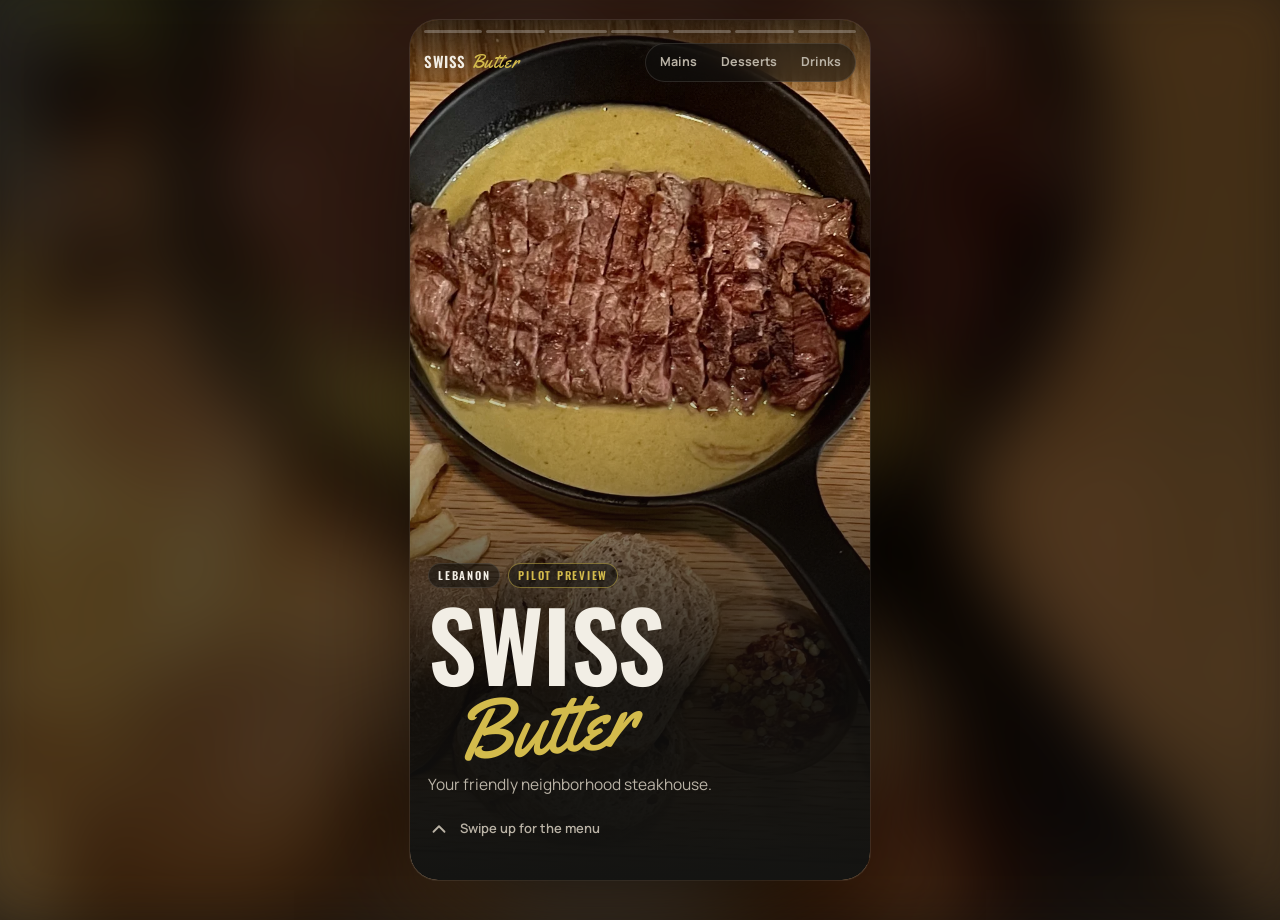
<file: index.html>
<!doctype html>
<html lang="en">
<head>
<meta charset="utf-8">
<meta name="viewport" content="width=device-width, initial-scale=1, viewport-fit=cover">
<title>Swiss Butter Cinematic Menu</title>
<meta name="claude:viewport-fit-sides" content="cover">
<meta name="menuverse:restaurant" content="swiss-butter">
<meta name="theme-color" content="#0f0f0e">
<link rel="preconnect" href="https://fonts.googleapis.com">
<link rel="preconnect" href="https://fonts.gstatic.com" crossorigin>
<link rel="stylesheet" href="https://fonts.googleapis.com/css2?family=Oswald:wght@400;500;600&family=Yellowtail&family=Manrope:wght@400;500;600;700;800&display=swap">
<link rel="stylesheet" href="story.css">
</head>
<body>
<div class="backdrop-blur" aria-hidden="true"></div>
<div id="story"></div>
<script type="module" src="story.js"></script>
</body>
</html>
</file>
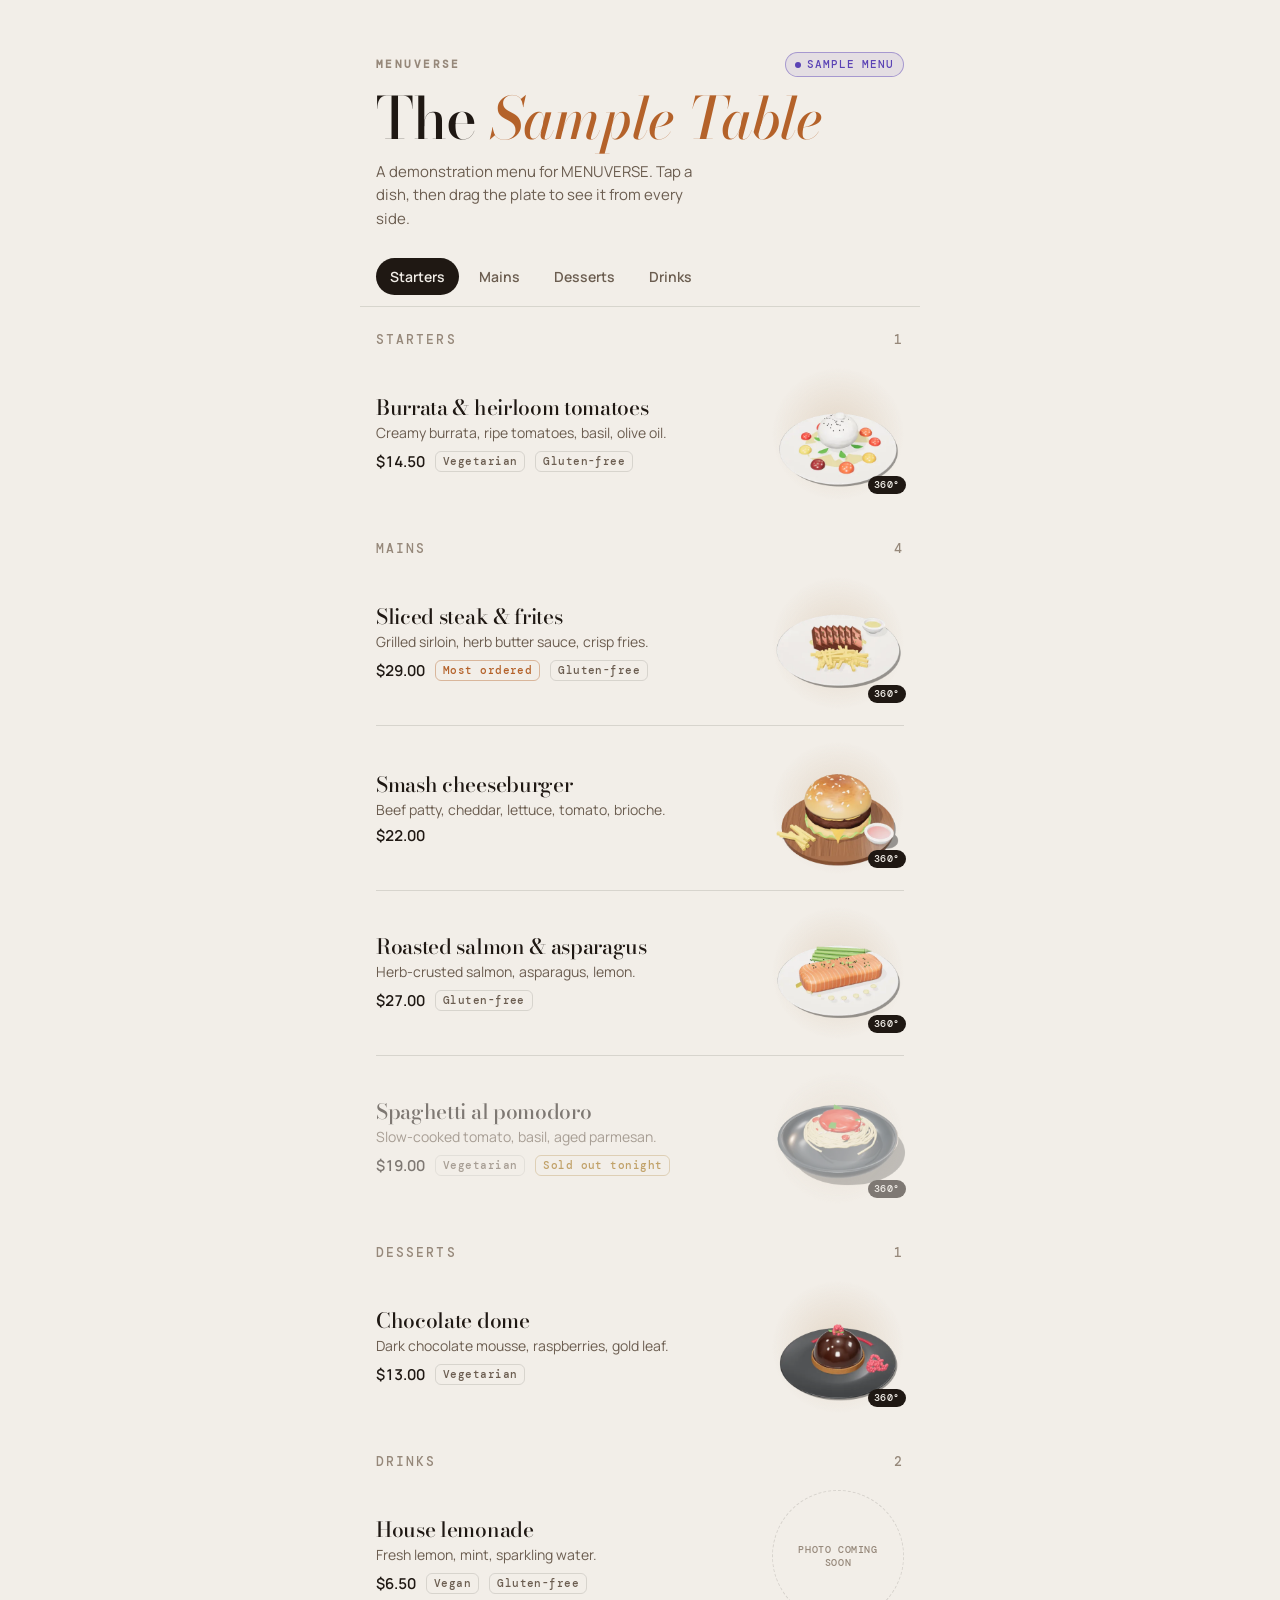
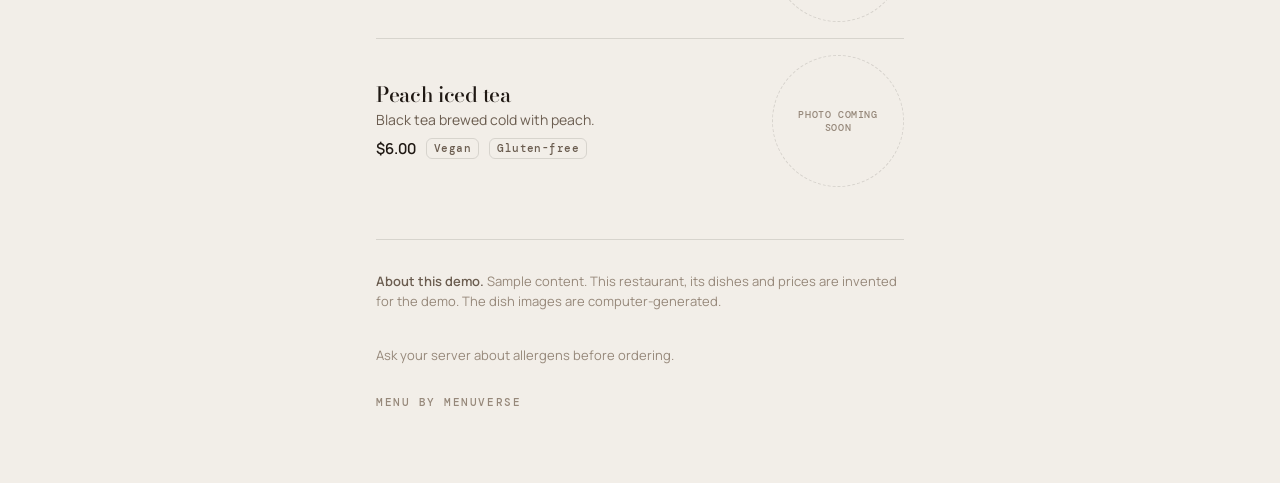
<file: classic.html>
<!doctype html>
<html lang="en">
<head>
<meta charset="utf-8">
<meta name="viewport" content="width=device-width, initial-scale=1, viewport-fit=cover">
<title>MENUVERSE Classic Menu</title>
<meta name="claude:viewport-fit-sides" content="cover">
<meta name="theme-color" content="#15110e">
<link rel="preconnect" href="https://fonts.googleapis.com">
<link rel="preconnect" href="https://fonts.gstatic.com" crossorigin>
<link rel="stylesheet" href="https://fonts.googleapis.com/css2?family=Bodoni+Moda:ital,opsz,wght@0,6..96,400..700;1,6..96,400..600&family=Manrope:wght@400;500;600;700&family=DM+Mono:wght@400;500&display=swap">
<link rel="stylesheet" href="styles.css">
</head>
<body>
<div id="app" aria-live="polite">
  <div class="boot">Loading menu…</div>
</div>
<script type="module" src="app.js"></script>
</body>
</html>
</file>
<file: story.css>
/* MENUVERSE "cinematic" layout: one dish per full screen, swipe up for the next.
   Layout: a vertical reel of full-height slides (phone width); on desktop the
   reel sits in a phone-width column over a blurred copy of the current dish. */
:root {
  --bg: #0f0f0e;
  --ink: #f4f0e7;
  --muted: #c9c2b5;
  --faint: #8e877b;
  --line: rgba(244, 240, 231, 0.16);
  --glass: rgba(18, 18, 16, 0.55);
  --accent: #d3bb4c;          /* Swiss Butter sauce */
  --accent-ink: #17150c;
  --warn: #e6b45c;
  --font-display: "Oswald", "Arial Narrow", sans-serif;
  --font-accent: "Yellowtail", "Brush Script MT", cursive;
  --font-body: "Manrope", system-ui, -apple-system, sans-serif;
  --col: 460px;
  color-scheme: dark;
}
* { box-sizing: border-box; }
html, body { height: 100%; margin: 0; }
body {
  background: var(--bg); color: var(--ink);
  font: 15px/1.5 var(--font-body); -webkit-font-smoothing: antialiased; -webkit-tap-highlight-color: transparent;
  overflow: hidden;
}
img { max-width: 100%; display: block; }
button { font: inherit; color: inherit; }
:focus-visible { outline: 2px solid var(--accent); outline-offset: 3px; border-radius: 8px; }

.backdrop-blur { position: fixed; inset: -40px; background-size: cover; background-position: center; filter: blur(40px) brightness(.35) saturate(1.2); transition: background-image .6s; z-index: 0; }

#story { position: relative; z-index: 1; height: 100%; max-width: var(--col); margin: 0 auto; overflow: hidden; background: var(--bg); }
@media (min-width: 700px) { #story { height: calc(100% - 40px); margin-top: 20px; border-radius: 28px; box-shadow: 0 40px 120px -30px rgba(0,0,0,.8), 0 0 0 1px var(--line); } }

/* ---------- top bar ---------- */
.topbar {
  position: absolute; inset: 0 0 auto; z-index: 5; pointer-events: none;
  padding: calc(10px + env(safe-area-inset-top, 0px)) max(14px, env(safe-area-inset-right, 0px)) 18px max(14px, env(safe-area-inset-left, 0px));
  background: linear-gradient(180deg, rgba(10,10,9,.7), transparent);
  display: grid; gap: 10px;
}
.bars { display: flex; gap: 4px; }
.bars i { flex: 1; height: 3px; border-radius: 3px; background: rgba(255,255,255,.25); overflow: hidden; position: relative; }
.bars i::after { content: ""; position: absolute; inset: 0; background: var(--ink); transform: scaleX(0); transform-origin: left; transition: transform .35s; }
.bars i.seen::after { transform: scaleX(1); }
.bars i.now::after { transform: scaleX(1); background: var(--accent); }
.nav-row { display: flex; align-items: center; justify-content: space-between; gap: 10px; pointer-events: auto; }
.mini-brand { font: 600 15px/1 var(--font-display); text-transform: uppercase; letter-spacing: .04em; white-space: nowrap; }
.mini-brand em { font: 400 19px/1 var(--font-accent); text-transform: none; color: var(--accent); font-style: normal; }
.tabs { display: flex; gap: 2px; background: var(--glass); backdrop-filter: blur(12px); -webkit-backdrop-filter: blur(12px); padding: 3px; border-radius: 999px; border: 1px solid var(--line); }
.tabs button { border: 0; background: none; padding: 6px 11px; border-radius: 999px; font-size: 12.5px; font-weight: 700; color: var(--muted); cursor: pointer; }
.tabs button[aria-current="true"] { background: var(--ink); color: var(--bg); }

/* ---------- reel ---------- */
.reel { height: 100%; overflow-y: auto; scroll-snap-type: y mandatory; overscroll-behavior: contain; scrollbar-width: none; }
.reel::-webkit-scrollbar { display: none; }
.slide { position: relative; height: 100%; scroll-snap-align: start; scroll-snap-stop: always; overflow: hidden; isolation: isolate; }

.media { position: absolute; inset: 0; z-index: -2; }
.media img { width: 100%; height: 100%; object-fit: cover; transform: scale(1.08); transition: transform 7s cubic-bezier(.2,.6,.2,1); }
.slide.is-active .media img { transform: scale(1.0); }
.shade { position: absolute; inset: 0; z-index: -1; background: linear-gradient(180deg, rgba(10,10,9,.15) 0%, transparent 30%, rgba(10,10,9,.35) 52%, rgba(10,10,9,.92) 78%, var(--bg) 100%); }

.caption {
  position: absolute; inset: auto 0 0; display: grid; gap: 10px;
  padding: 0 max(18px, env(safe-area-inset-right, 0px)) calc(22px + env(safe-area-inset-bottom, 0px)) max(18px, env(safe-area-inset-left, 0px));
}
.kicker { font: 500 12px/1 var(--font-display); letter-spacing: .2em; text-transform: uppercase; color: var(--accent); }
.caption h2 { margin: 0; font: 600 clamp(40px, 12.5vw, 58px)/.92 var(--font-display); text-transform: uppercase; letter-spacing: .005em; text-wrap: balance; }
.caption p { margin: 0; color: var(--muted); font-size: 15.5px; max-width: 34ch; }
.choices { display: flex; flex-wrap: wrap; gap: 6px; }
.choices span { font-size: 13px; font-weight: 600; padding: 6px 11px; border-radius: 999px; background: var(--glass); border: 1px solid var(--line); backdrop-filter: blur(8px); -webkit-backdrop-filter: blur(8px); }
.buy { display: flex; align-items: center; justify-content: space-between; gap: 12px; margin-top: 6px; }
.price { font: 600 22px/1 var(--font-display); letter-spacing: .02em; font-variant-numeric: tabular-nums; }
.price small { font-size: 13px; color: var(--muted); margin-right: 4px; letter-spacing: .1em; }
.btn {
  display: inline-flex; align-items: center; gap: 8px; height: 46px; padding: 0 20px; border-radius: 999px; border: 0; cursor: pointer;
  background: var(--accent); color: var(--accent-ink); font-weight: 800; font-size: 14.5px; letter-spacing: .01em;
}
.btn svg { width: 16px; height: 16px; }
.rail { position: absolute; right: max(14px, env(safe-area-inset-right, 0px)); top: 44%; display: grid; gap: 10px; justify-items: end; }
.chip-glass { display: inline-flex; align-items: center; gap: 7px; font-size: 12px; font-weight: 700; padding: 7px 11px 7px 9px; border-radius: 999px; background: var(--glass); border: 1px solid var(--line); backdrop-filter: blur(10px); -webkit-backdrop-filter: blur(10px); }
.chip-glass svg { width: 17px; height: 17px; }
.chip-glass.sig { color: var(--accent-ink); background: var(--accent); border-color: transparent; }

/* low-resolution photos sit on a card over a blurred copy of themselves */
.media.blur img { filter: blur(28px) brightness(.55) saturate(1.2); transform: scale(1.25) !important; }
.card-photo { position: absolute; top: calc(92px + env(safe-area-inset-top, 0px)); left: 50%; width: min(76%, 340px); max-width: 100%; margin: 0; transform: translateX(-50%) rotate(-1.5deg); border-radius: 22px; overflow: hidden; box-shadow: 0 30px 60px -20px rgba(0,0,0,.8), 0 0 0 1px rgba(255,255,255,.08); transition: transform .8s cubic-bezier(.2,.8,.2,1); }
.slide.is-active .card-photo { transform: translateX(-50%) rotate(0); }
.card-photo img { width: 100%; height: auto; }

/* intro */
.intro .caption { gap: 14px; padding-bottom: calc(40px + env(safe-area-inset-bottom, 0px)); }
.intro h1 { margin: 0; font: 600 clamp(64px, 21vw, 96px)/.85 var(--font-display); text-transform: uppercase; letter-spacing: -.005em; }
.intro h1 em { display: block; font: 400 clamp(58px, 18vw, 84px)/.9 var(--font-accent); text-transform: none; font-style: normal; color: var(--accent); transform: rotate(-5deg) translate(6%, -6%); }
.intro .where { display: flex; gap: 8px; align-items: center; flex-wrap: wrap; }
.pill { font: 600 11px/1 var(--font-display); letter-spacing: .16em; text-transform: uppercase; padding: 6px 9px; border-radius: 999px; border: 1px solid var(--line); background: var(--glass); }
.pill.preview { color: var(--accent); border-color: color-mix(in srgb, var(--accent) 50%, transparent); }
.cue { display: flex; align-items: center; gap: 10px; color: var(--muted); font-size: 13px; font-weight: 600; margin-top: 8px; }
.cue svg { width: 22px; height: 22px; animation: bob 1.6s ease-in-out infinite; }
@keyframes bob { 50% { transform: translateY(-5px); } }

/* no photo yet */
.typo .media { background: radial-gradient(80% 55% at 50% 38%, #3d3326, var(--bg) 70%); }
.typo .ghost { position: absolute; top: 18%; left: 50%; transform: translateX(-50%); width: 62%; aspect-ratio: 1; max-width: 100%; border-radius: 50%; border: 1.5px dashed rgba(244,240,231,.22); display: grid; place-items: center; text-align: center; color: var(--faint); font: 500 12px/1.4 var(--font-display); letter-spacing: .16em; text-transform: uppercase; padding: 20px; }
.typo .ghost b { display: block; font: 400 34px/1 var(--font-accent); letter-spacing: 0; text-transform: none; color: var(--accent); margin-bottom: 8px; }

/* spin dishes */
.spin-wrap { position: absolute; inset: 9% 0 auto; aspect-ratio: 1; max-width: 100%; touch-action: pan-y; }
.spin-canvas { position: absolute; inset: 0; width: 100%; height: 100%; cursor: grab; touch-action: pan-y; }

/* drinks slide */
.list-slide { display: flex; flex-direction: column; background: var(--bg); }
.list-slide .inner { flex: 1; overflow-y: auto; overscroll-behavior: contain; padding: calc(96px + env(safe-area-inset-top, 0px)) max(18px, env(safe-area-inset-right, 0px)) calc(28px + env(safe-area-inset-bottom, 0px)) max(18px, env(safe-area-inset-left, 0px)); }
.list-slide h2 { margin: 0 0 4px; font: 600 44px/.95 var(--font-display); text-transform: uppercase; }
.list-slide h2 em { font: 400 40px/1 var(--font-accent); text-transform: none; font-style: normal; color: var(--accent); }
.group { margin-top: 26px; }
.group h3 { margin: 0 0 4px; font: 500 12px/1 var(--font-display); letter-spacing: .2em; text-transform: uppercase; color: var(--accent); }
.rows { list-style: none; margin: 0; padding: 0; }
.rows li { display: grid; grid-template-columns: auto minmax(14px, 1fr) auto; gap: 10px; align-items: baseline; padding-block: 10px; border-bottom: 1px solid var(--line); }
.rows li:last-child { border-bottom: 0; }
.rows .n { font-weight: 600; min-width: 0; }
.rows .n small { display: block; font-weight: 400; color: var(--faint); font-size: 12.5px; }
.rows .lead { border-bottom: 1px dotted var(--faint); opacity: .6; transform: translateY(-4px); }
.rows .p { font: 500 15px/1 var(--font-display); letter-spacing: .03em; font-variant-numeric: tabular-nums; }
.fine { margin-top: 28px; color: var(--faint); font-size: 12.5px; display: grid; gap: 6px; }
.fine b { color: var(--accent); }

/* ---------- details sheet ---------- */
.scrim { position: absolute; inset: 0; z-index: 8; background: rgba(0,0,0,.5); opacity: 0; pointer-events: none; transition: opacity .3s; }
.scrim.open { opacity: 1; pointer-events: auto; }
.sheet {
  position: absolute; inset: auto 0 0; z-index: 9; max-height: 82%; overflow-y: auto; overscroll-behavior: contain;
  background: #1b1a17; border-radius: 26px 26px 0 0; border-top: 1px solid var(--line);
  padding: 10px max(20px, env(safe-area-inset-right, 0px)) calc(28px + env(safe-area-inset-bottom, 0px)) max(20px, env(safe-area-inset-left, 0px));
  transform: translateY(105%); transition: transform .38s cubic-bezier(.2,.8,.2,1);
}
.sheet.open { transform: none; }
.grab { width: 40px; height: 4px; border-radius: 4px; background: var(--line); margin: 0 auto 14px; }
.sheet-head { display: flex; justify-content: space-between; align-items: start; gap: 12px; }
.sheet h2 { margin: 0; font: 600 30px/1 var(--font-display); text-transform: uppercase; }
.x { width: 38px; height: 38px; border-radius: 50%; border: 1px solid var(--line); background: none; cursor: pointer; display: grid; place-items: center; flex: none; }
.x svg { width: 16px; height: 16px; }
.sheet .desc { color: var(--muted); margin: 10px 0 0; font-size: 15.5px; }
.sec { margin-top: 20px; }
.sec h3 { margin: 0 0 8px; font: 500 12px/1 var(--font-display); letter-spacing: .2em; text-transform: uppercase; color: var(--faint); }
.chips { display: flex; flex-wrap: wrap; gap: 6px; list-style: none; margin: 0; padding: 0; }
.chips li { padding: 7px 11px; border-radius: 999px; border: 1px solid var(--line); font-size: 14px; }
.addons { list-style: none; margin: 0; padding: 0; }
.addons li { display: flex; justify-content: space-between; gap: 10px; padding-block: 9px; border-bottom: 1px solid var(--line); font-size: 14.5px; }
.addons li:last-child { border-bottom: 0; }
.addons span:last-child { font: 500 14px/1.4 var(--font-display); letter-spacing: .03em; color: var(--muted); }
.tbc { color: var(--warn); margin: 0; font-size: 14px; }
.legal { margin: 22px 0 0; color: var(--faint); font-size: 12.5px; }
.legal b { color: var(--accent); }

/* ---------- 3D / AR layer ---------- */
.btns { display: flex; gap: 8px; flex-wrap: wrap; justify-content: flex-end; }
.ghost-btn { background: var(--glass); color: var(--ink); border: 1px solid var(--line); backdrop-filter: blur(10px); -webkit-backdrop-filter: blur(10px); }
.buy { flex-wrap: wrap; }
.ar-layer { position: absolute; inset: 0; z-index: 12; background: radial-gradient(90% 60% at 50% 45%, #3a3125, #0f0f0e 75%); opacity: 0; transition: opacity .3s; }
.ar-layer.open { opacity: 1; }
.ar-layer model-viewer { width: 100%; height: 100%; --poster-color: transparent; background: transparent; }
.ar-top { position: absolute; inset: 0 0 auto; display: flex; justify-content: space-between; align-items: start; gap: 12px; padding: calc(18px + env(safe-area-inset-top, 0px)) max(18px, env(safe-area-inset-right, 0px)) 0 max(18px, env(safe-area-inset-left, 0px)); pointer-events: none; }
.ar-top > * { pointer-events: auto; }
.ar-top h2 { margin: 6px 0 0; font: 600 34px/.95 var(--font-display); text-transform: uppercase; }
.ar-top .x { background: var(--glass); }
.ar-go { position: absolute; left: 50%; transform: translateX(-50%); bottom: calc(64px + env(safe-area-inset-bottom, 0px)); height: 52px; padding: 0 24px; font-size: 15.5px; box-shadow: 0 12px 30px -10px rgba(0,0,0,.7); }
.ar-help { position: absolute; left: 0; right: 0; bottom: calc(26px + env(safe-area-inset-bottom, 0px)); margin: 0; text-align: center; color: var(--muted); font-size: 13px; padding-inline: 24px; }
.ar-note { position: absolute; left: 18px; right: 18px; top: calc(110px + env(safe-area-inset-top, 0px)); margin: 0; font-size: 12px; color: var(--faint); max-width: 30ch; }
.ar-loading { display: none; }

@media (prefers-reduced-motion: reduce) { *, *::before, *::after { animation: none !important; transition: none !important; } }
</file>
<file: styles.css>
/* MENUVERSE customer menu.
   Layout: one narrow column (max 560px) built for a phone held in one hand;
   on desktop it centres as a "phone-width" column on a dark studio floor. */
:root {
  --bg: #15110e;          /* espresso studio backdrop */
  --surface: #1e1814;
  --raise: #2a221c;
  --ink: #f4ece2;          /* porcelain */
  --muted: #b3a595;
  --faint: #7d7064;
  --line: rgba(244, 236, 226, 0.11);
  --accent: #e9a15b;       /* toasted apricot, like a seared crust */
  --accent-ink: #1b120a;
  --spot: #3b2e24;         /* turntable spotlight */
  --ok: #8fc98a;
  --warn: #e6b45c;
  --sample: #c9b6ff;
  --font-display: "Bodoni Moda", "Didot", "Bodoni 72", Georgia, serif;
  --font-body: "Manrope", system-ui, -apple-system, "Segoe UI", sans-serif;
  --font-mono: "DM Mono", ui-monospace, "SF Mono", Menlo, monospace;
  --font-accent: var(--font-display);
  --font-label: var(--font-mono);
  --display-case: none;
  --display-tracking: -0.015em;
  --display-weight: 500;
  --h1-size: clamp(40px, 12vw, 58px);
  --card-title-size: 21px;
  --col: 560px;
  --gutter-l: max(16px, env(safe-area-inset-left, 0px));
  --gutter-r: max(16px, env(safe-area-inset-right, 0px));
  color-scheme: dark;
}
@media (prefers-color-scheme: light) {
  :root:not([data-theme="dark"]) {
    --bg: #f2eee8; --surface: #fbf8f4; --raise: #ebe4da; --ink: #1f1813; --muted: #6b5d50; --faint: #96887a;
    --line: rgba(31, 24, 19, 0.12); --accent: #b4622a; --accent-ink: #fff8f0; --spot: #e3d6c6;
    --ok: #2f7d32; --warn: #9a6400; --sample: #5b43b5; color-scheme: light;
  }
}
:root[data-theme="light"] {
  --bg: #f2eee8; --surface: #fbf8f4; --raise: #ebe4da; --ink: #1f1813; --muted: #6b5d50; --faint: #96887a;
  --line: rgba(31, 24, 19, 0.12); --accent: #b4622a; --accent-ink: #fff8f0; --spot: #e3d6c6;
  --ok: #2f7d32; --warn: #9a6400; --sample: #5b43b5; color-scheme: light;
}

* { box-sizing: border-box; }
html, body { margin: 0; }
body {
  background: var(--bg);
  color: var(--ink);
  font: 15px/1.55 var(--font-body);
  -webkit-font-smoothing: antialiased;
  -webkit-tap-highlight-color: transparent;
}
body::before { content: ""; position: fixed; inset: 0 0 auto; height: env(safe-area-inset-top, 0px); z-index: 30; background: var(--bg); }
img { max-width: 100%; display: block; }
button { font: inherit; color: inherit; }
:focus-visible { outline: 2px solid var(--accent); outline-offset: 3px; border-radius: 6px; }
.boot { padding: 40vh 16px 0; text-align: center; color: var(--muted); }

.page { max-width: var(--col); margin: 0 auto; padding-left: var(--gutter-l); padding-right: var(--gutter-r); padding-block: 0 48px; }

/* ---------- sample banner ---------- */
.sample-pill {
  display: inline-flex; align-items: center; gap: 6px;
  font: 500 11px/1 var(--font-mono); letter-spacing: 0.08em; text-transform: uppercase;
  color: var(--sample); border: 1px solid color-mix(in srgb, var(--sample) 45%, transparent);
  padding: 6px 9px; border-radius: 999px; background: color-mix(in srgb, var(--sample) 9%, transparent);
}
.sample-pill::before { content: ""; width: 6px; height: 6px; border-radius: 50%; background: currentColor; }

/* ---------- menu header ---------- */
.masthead { padding-block: 28px 18px; display: grid; gap: 14px; }
.brand-row { display: flex; justify-content: space-between; align-items: center; gap: 12px; flex-wrap: wrap; }
.wordmark { font: 600 11px/1 var(--font-mono); letter-spacing: 0.22em; color: var(--faint); }
.masthead h1 {
  font: var(--display-weight) var(--h1-size)/0.95 var(--font-display); letter-spacing: var(--display-tracking); margin: 0;
  text-transform: var(--display-case);
  text-wrap: balance;
}
.masthead h1 em { font-style: italic; font-family: var(--font-accent); color: var(--accent); }
:root[data-restaurant="swiss-butter"] .masthead h1 em { font-style: normal; text-transform: none; font-weight: 400; display: inline-block; transform: rotate(-4deg) translateY(4px); }
.masthead p { margin: 0; color: var(--muted); max-width: 38ch; }
.table-chip { font: 500 12px/1 var(--font-mono); color: var(--muted); }

/* ---------- category nav ---------- */
.catnav {
  position: sticky; top: env(safe-area-inset-top, 0px); z-index: 20;
  background: color-mix(in srgb, var(--bg) 88%, transparent);
  backdrop-filter: blur(14px); -webkit-backdrop-filter: blur(14px);
  margin-left: calc(-1 * var(--gutter-l)); margin-right: calc(-1 * var(--gutter-r));
  border-bottom: 1px solid var(--line);
}
.catnav ul {
  list-style: none; margin: 0; display: flex; gap: 6px; overflow-x: auto; scrollbar-width: none;
  padding-block: 10px; padding-left: var(--gutter-l); padding-right: var(--gutter-r);
}
.catnav ul::-webkit-scrollbar { display: none; }
.catnav a {
  display: block; white-space: nowrap; text-decoration: none; color: var(--muted);
  font-weight: 600; font-size: 14px; padding: 8px 14px; border-radius: 999px;
  transition: background .2s, color .2s;
}
.catnav a[aria-current="true"] { background: var(--ink); color: var(--bg); }

/* ---------- dish list ---------- */
.cat { padding-top: 26px; scroll-margin-top: 64px; }
.cat h2 {
  font: 500 13px/1 var(--font-label); letter-spacing: 0.16em; text-transform: uppercase; color: var(--faint);
  margin: 0 0 6px; display: flex; justify-content: space-between;
}
.dishes { list-style: none; margin: 0; padding: 0; display: grid; }
.dish-card {
  display: grid; grid-template-columns: minmax(0, 1fr) 112px; gap: 14px; align-items: center;
  padding-block: 16px; border-bottom: 1px solid var(--line);
  text-decoration: none; color: inherit; cursor: pointer;
}
.dishes li:last-child .dish-card { border-bottom: 0; }
.dish-card .txt { min-width: 0; display: grid; gap: 4px; }
.dish-card h3 { font: var(--display-weight) var(--card-title-size)/1.15 var(--font-display); text-transform: var(--display-case); letter-spacing: var(--display-tracking); margin: 0; text-wrap: balance; }
.dish-card .sum { color: var(--muted); font-size: 14px; line-height: 1.45; }
.meta { display: flex; flex-wrap: wrap; align-items: center; gap: 8px 10px; margin-top: 4px; }
.price { font: 600 15px/1 var(--font-body); font-variant-numeric: tabular-nums; }
.tag { font: 500 11px/1 var(--font-mono); letter-spacing: .04em; color: var(--muted); padding: 4px 7px; border: 1px solid var(--line); border-radius: 6px; }
.tag.badge { color: var(--accent); border-color: color-mix(in srgb, var(--accent) 40%, transparent); }
.tag.off { color: var(--warn); border-color: color-mix(in srgb, var(--warn) 40%, transparent); }
.thumb {
  position: relative; width: 112px; aspect-ratio: 1; max-width: 100%; border-radius: 50%;
  background: radial-gradient(closest-side, var(--spot), transparent);
  display: grid; place-items: center;
}
.thumb img { width: 108%; height: auto; max-width: none; margin: -4%; transition: transform .35s cubic-bezier(.2,.8,.2,1); }
.dish-card:hover .thumb img { transform: rotate(-8deg) scale(1.04); }
.spin-badge {
  position: absolute; right: -2px; bottom: 6px; font: 500 10px/1 var(--font-mono); letter-spacing: .06em;
  background: var(--ink); color: var(--bg); padding: 4px 6px; border-radius: 999px;
}
.thumb.empty { border: 1px dashed var(--line); background: none; }
.thumb.empty span { font: 500 10px/1.3 var(--font-mono); color: var(--faint); text-align: center; padding: 0 12px; text-transform: uppercase; letter-spacing: .06em; }
.is-off { opacity: .55; }

.footnote { margin-top: 36px; padding-top: 18px; border-top: 1px solid var(--line); color: var(--faint); font-size: 13px; display: grid; gap: 8px; }
.footnote b { color: var(--muted); font-weight: 600; }

/* ---------- dish page ---------- */
.dish-top {
  position: sticky; top: env(safe-area-inset-top, 0px); z-index: 20;
  display: flex; align-items: center; justify-content: space-between; gap: 12px;
  padding-block: 10px; margin-left: calc(-1 * var(--gutter-l)); margin-right: calc(-1 * var(--gutter-r));
  padding-left: var(--gutter-l); padding-right: var(--gutter-r);
  background: color-mix(in srgb, var(--bg) 85%, transparent); backdrop-filter: blur(14px); -webkit-backdrop-filter: blur(14px);
}
.icon-btn {
  width: 42px; height: 42px; border-radius: 50%; border: 1px solid var(--line); background: var(--surface);
  display: grid; place-items: center; cursor: pointer; flex: none;
}
.icon-btn svg { width: 20px; height: 20px; }
.crumb { font: 500 12px/1 var(--font-mono); letter-spacing: .14em; text-transform: uppercase; color: var(--faint); }

.stage { position: relative; margin-top: 4px; }
.spin-wrap {
  position: relative; width: 100%; aspect-ratio: 1; max-width: 100%;
  background: radial-gradient(55% 50% at 50% 54%, var(--spot), transparent 72%);
  touch-action: pan-y; user-select: none; -webkit-user-select: none;
}
.spin-canvas { position: absolute; inset: 0; width: 100%; height: 100%; cursor: grab; touch-action: pan-y; }
.spin-canvas.is-dragging { cursor: grabbing; }
.spin-canvas:focus-visible { outline-offset: -4px; border-radius: 24px; }
.poster-img { position: absolute; inset: 0; width: 100%; height: 100%; object-fit: contain; pointer-events: none; }

.hint {
  position: absolute; left: 50%; bottom: 6%; transform: translateX(-50%);
  display: inline-flex; align-items: center; gap: 8px; white-space: nowrap;
  font-size: 13px; font-weight: 600; color: var(--ink);
  background: color-mix(in srgb, var(--surface) 82%, transparent); backdrop-filter: blur(8px); -webkit-backdrop-filter: blur(8px);
  border: 1px solid var(--line); padding: 8px 14px 8px 10px; border-radius: 999px;
  transition: opacity .4s, transform .4s; pointer-events: none;
}
.hint svg { width: 20px; height: 20px; animation: nudge 1.8s ease-in-out infinite; }
.hint.gone { opacity: 0; transform: translate(-50%, 8px); }
@keyframes nudge { 0%,100% { transform: translateX(-4px); } 50% { transform: translateX(4px); } }

.dial { display: flex; align-items: center; gap: 12px; margin-top: 6px; }
.dial-track { position: relative; flex: 1; height: 28px; overflow: hidden; }
.dial-ticks {
  position: absolute; inset: 0;
  background-image: repeating-linear-gradient(90deg, var(--faint) 0 1px, transparent 1px 10px);
  -webkit-mask-image: linear-gradient(90deg, transparent, #000 25%, #000 75%, transparent);
          mask-image: linear-gradient(90deg, transparent, #000 25%, #000 75%, transparent);
  opacity: .55; height: 10px; top: 9px;
}
.dial-needle { position: absolute; left: 50%; top: 4px; width: 2px; height: 20px; background: var(--accent); border-radius: 2px; transform: translateX(-1px); }
.deg { font: 500 13px/1 var(--font-mono); font-variant-numeric: tabular-nums; color: var(--muted); width: 4.2ch; text-align: right; }
.loadbar { height: 2px; background: var(--line); border-radius: 2px; overflow: hidden; margin-top: 4px; transition: opacity .5s; }
.loadbar i { display: block; height: 100%; width: 0; background: var(--accent); transition: width .2s; }
.loadbar.done { opacity: 0; }
.pill-btn {
  display: inline-flex; align-items: center; gap: 6px; height: 34px; padding: 0 12px; border-radius: 999px;
  border: 1px solid var(--line); background: var(--surface); font-size: 13px; font-weight: 600; cursor: pointer;
}
.pill-btn svg { width: 14px; height: 14px; }
.pill-btn[aria-pressed="true"] { background: var(--ink); color: var(--bg); border-color: var(--ink); }

.info { display: grid; gap: 22px; margin-top: 18px; }
.title-row { display: grid; gap: 10px; }
.info h1 { font: var(--display-weight) clamp(32px, 9vw, 44px)/1.02 var(--font-display); letter-spacing: var(--display-tracking); text-transform: var(--display-case); margin: 0; text-wrap: balance; }
.price-row { display: flex; align-items: baseline; justify-content: space-between; gap: 12px; flex-wrap: wrap; }
.price-row .price { font-size: 22px; }
.avail { font-size: 13px; font-weight: 600; display: inline-flex; align-items: center; gap: 6px; color: var(--ok); }
.avail::before { content: ""; width: 7px; height: 7px; border-radius: 50%; background: currentColor; }
.avail.off { color: var(--warn); }
.desc { margin: 0; color: var(--muted); font-size: 16px; max-width: 60ch; }
.block h2 { font: 500 12px/1 var(--font-mono); letter-spacing: .16em; text-transform: uppercase; color: var(--faint); margin: 0 0 10px; }
.chips { display: flex; flex-wrap: wrap; gap: 6px; list-style: none; margin: 0; padding: 0; }
.chips li { padding: 7px 11px; border-radius: 999px; background: var(--surface); border: 1px solid var(--line); font-size: 14px; }
.allergens li { display: inline-flex; align-items: center; gap: 7px; }
.allergens li b { font: 600 10px/1 var(--font-mono); width: 20px; height: 20px; border-radius: 50%; display: grid; place-items: center; background: var(--raise); color: var(--accent); }
.none { color: var(--muted); font-size: 14px; margin: 0; }
.legal { font-size: 12.5px; color: var(--faint); margin: 0; }
.legal b { color: var(--sample); font-weight: 600; }

.next {
  display: grid; grid-template-columns: minmax(0, 1fr) 64px; align-items: center; gap: 12px;
  padding: 14px 14px 14px 18px; border-radius: 18px; background: var(--surface); border: 1px solid var(--line);
  text-decoration: none; color: inherit; margin-top: 6px;
}
.next small { display: block; font: 500 11px/1 var(--font-mono); letter-spacing: .14em; text-transform: uppercase; color: var(--faint); margin-bottom: 6px; }
.next span { font: var(--display-weight) 19px/1.15 var(--font-display); text-transform: var(--display-case); }
.next img { width: 64px; height: auto; }

/* ---------- restaurant cover ---------- */
.cover {
  margin: 0; margin-left: calc(-1 * var(--gutter-l)); margin-right: calc(-1 * var(--gutter-r));
  position: relative; aspect-ratio: 16 / 10; max-width: none; overflow: hidden;
}
.cover img { width: 100%; height: 100%; object-fit: cover; }
.cover::after { content: ""; position: absolute; inset: 0; background: linear-gradient(180deg, transparent 38%, color-mix(in srgb, var(--bg) 70%, transparent) 75%, var(--bg)); }
.cover + .masthead { padding-top: 0; margin-top: -34px; position: relative; }
@media (min-width: 600px) { .cover { margin-inline: 0; border-radius: 0 0 24px 24px; } }

/* ---------- compact rows (drinks, add-ons) ---------- */
.cat-note { margin: 4px 0 2px; color: var(--muted); font-size: 14px; max-width: 46ch; }
.rows { list-style: none; margin: 4px 0 0; padding: 0; display: grid; }
.row { display: grid; grid-template-columns: auto minmax(16px, 1fr) auto; align-items: baseline; gap: 10px; padding-block: 11px; border-bottom: 1px solid var(--line); }
.row:last-child { border-bottom: 0; }
.row-name { min-width: 0; font-weight: 600; }
.row-name small { display: block; font-weight: 400; color: var(--faint); font-size: 12.5px; margin-top: 1px; }
.row-lead { border-bottom: 1px dotted var(--faint); opacity: .6; transform: translateY(-4px); }
.row .price { font-size: 14px; }
.powered { font: 500 11px/1 var(--font-mono); letter-spacing: .14em; text-transform: uppercase; }

/* ---------- photo dishes ---------- */
.thumb.is-photo { border-radius: 50%; overflow: hidden; background: var(--raise); box-shadow: 0 10px 30px -12px rgba(0,0,0,.6), 0 0 0 1px var(--line); }
.thumb.is-photo img { width: 100%; height: 100%; margin: 0; object-fit: cover; }
.dish-card:hover .thumb.is-photo img { transform: scale(1.06); }
.photo-stage { position: relative; margin: 4px 0 0; border-radius: 22px; overflow: hidden; aspect-ratio: 4 / 3.4; max-width: 100%; background: var(--raise); }
.photo-stage img { width: 100%; height: 100%; object-fit: cover; animation: drift 14s ease-in-out infinite alternate; }
.photo-stage.empty { display: grid; place-items: center; border: 1px dashed var(--line); background: none; }
.photo-stage.empty span { font: 500 12px/1 var(--font-mono); letter-spacing: .08em; text-transform: uppercase; color: var(--faint); }
@keyframes drift { from { transform: scale(1.02); } to { transform: scale(1.1) translate(-1.5%, -1%); } }
.spin-soon {
  position: absolute; left: 12px; bottom: 12px; display: inline-flex; align-items: center; gap: 7px;
  font-size: 12.5px; font-weight: 600; color: #f2eee5; background: rgba(20,20,18,.62); backdrop-filter: blur(8px); -webkit-backdrop-filter: blur(8px);
  padding: 7px 12px 7px 9px; border-radius: 999px;
}
.spin-soon svg { width: 18px; height: 18px; }
.choices li:first-child { border-color: color-mix(in srgb, var(--accent) 55%, transparent); }
.addons { list-style: none; margin: 0; padding: 0; display: grid; }
.addons li { display: flex; justify-content: space-between; gap: 12px; padding-block: 9px; border-bottom: 1px solid var(--line); font-size: 14.5px; }
.addons li:last-child { border-bottom: 0; }
.addons .price { font-size: 14px; color: var(--muted); }
.tbc { color: var(--warn); }

/* ---------- motion ---------- */
.view-enter { animation: rise .45s cubic-bezier(.2,.8,.2,1) both; }
@keyframes rise { from { opacity: .4; transform: translateY(10px); } }
::view-transition-old(root), ::view-transition-new(root) { animation-duration: .28s; }
@media (prefers-reduced-motion: reduce) {
  *, *::before, *::after { animation: none !important; transition: none !important; }
}
@media (min-width: 720px) {
  .page { padding-block: 24px 64px; }
  .thumb, .dish-card { --t: 132px; }
  .dish-card { grid-template-columns: minmax(0, 1fr) 132px; }
  .thumb { width: 132px; }
}
</file>
